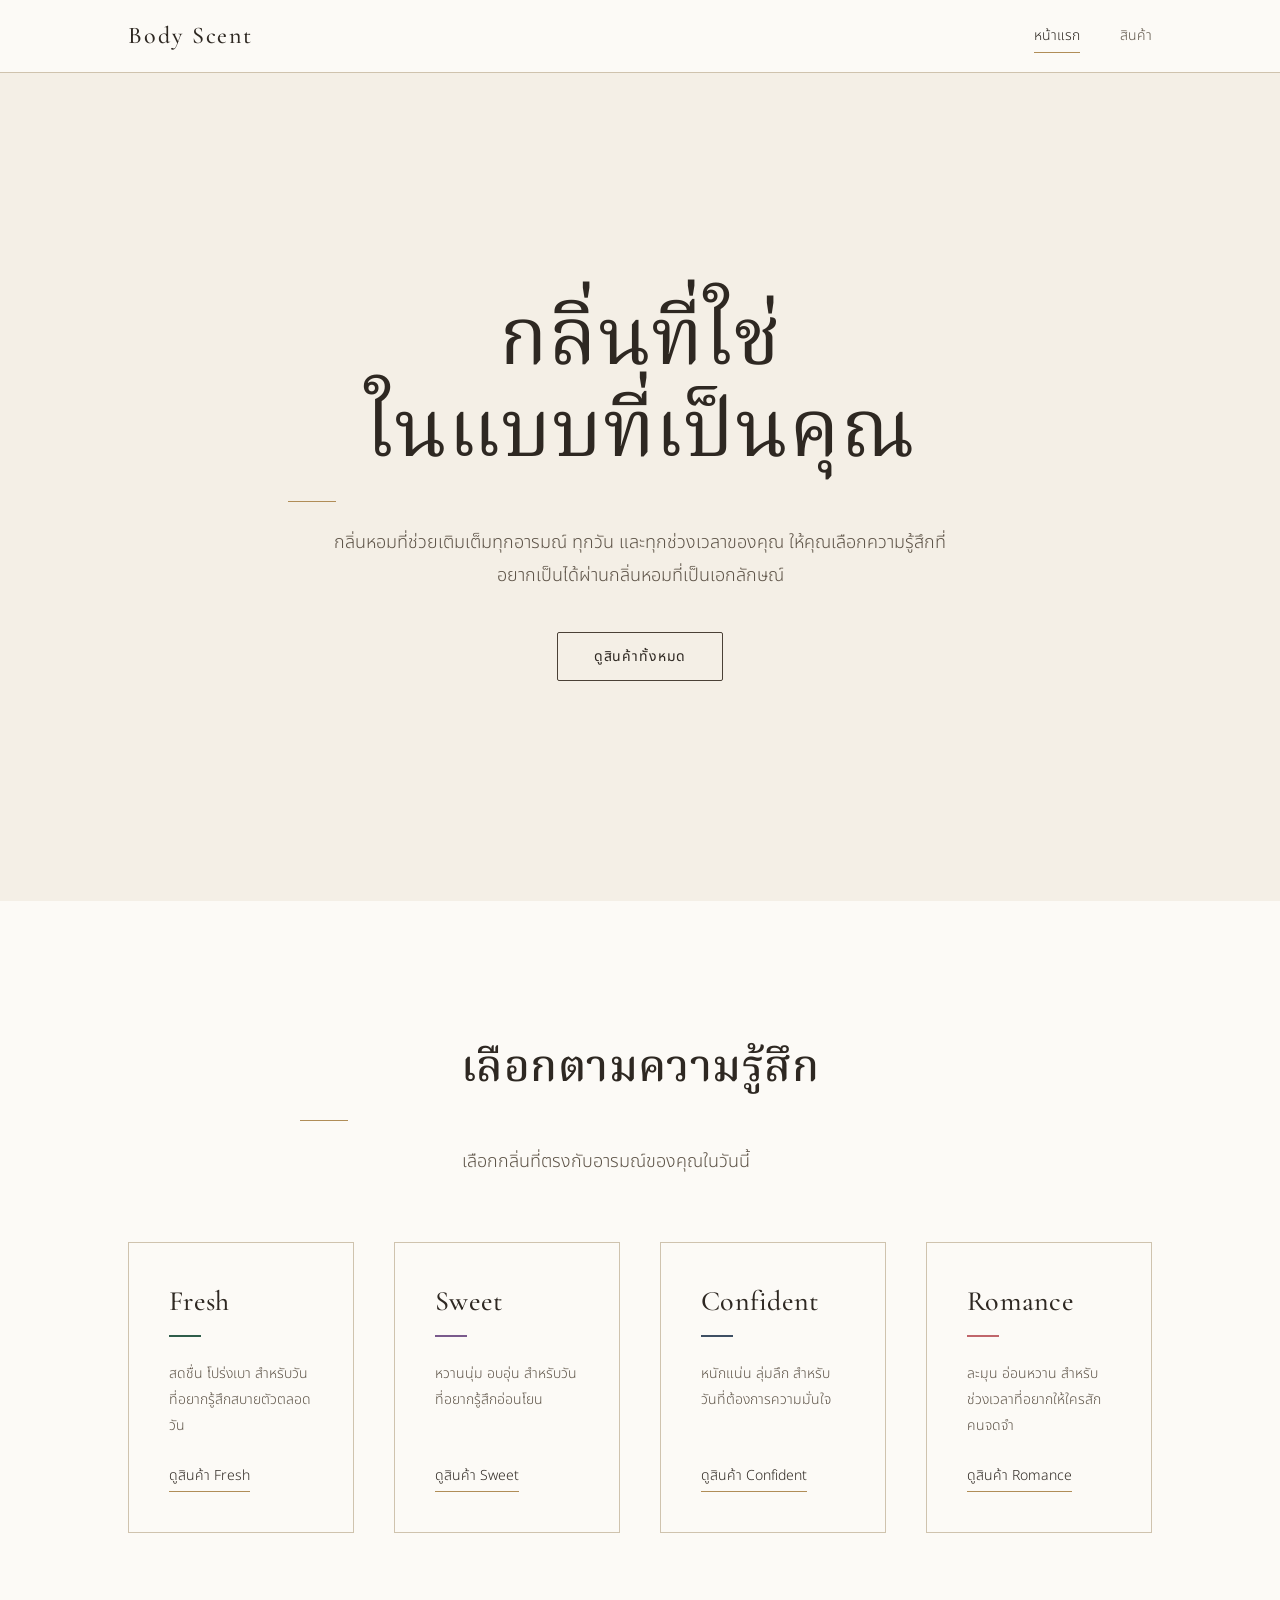
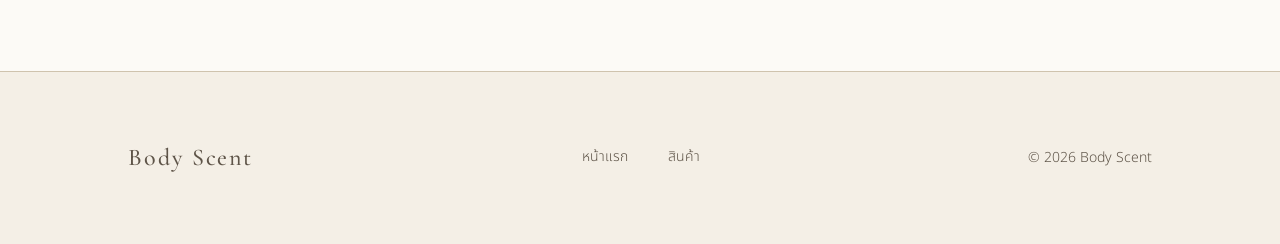
<file: index.html>
<!DOCTYPE html>
<html lang="th">
<head>
  <meta charset="UTF-8">
  <meta name="viewport" content="width=device-width, initial-scale=1">
  <title>Body Scent — กลิ่นที่ใช่ ในแบบที่เป็นคุณ</title>
  <meta name="description" content="Body Scent น้ำหอมฉีดตัวและโรลออน เลือกกลิ่นตามความรู้สึกที่อยากเป็น ได้ทั้ง Fresh, Sweet, Confident และ Romance">
  <link rel="stylesheet" href="style.css">
</head>
<body>

  <header class="site-header">
    <div class="container site-header__inner">
      <a href="index.html" class="logo">Body Scent</a>
      <nav class="nav" aria-label="เมนูหลัก">
        <a href="index.html" aria-current="page">หน้าแรก</a>
        <a href="product.html">สินค้า</a>
      </nav>
    </div>
  </header>

  <main>

    <!-- Hero -->
    <section class="hero hero--center hero--full">
      <div class="container">
        <div class="hero__inner">
          <h1>กลิ่นที่ใช่<br>ในแบบที่เป็นคุณ</h1>
          <span class="rule"></span>
          <p class="lead">กลิ่นหอมที่ช่วยเติมเต็มทุกอารมณ์ ทุกวัน และทุกช่วงเวลาของคุณ ให้คุณเลือกความรู้สึกที่อยากเป็นได้ผ่านกลิ่นหอมที่เป็นเอกลักษณ์</p>
          <div class="hero__actions">
            <a href="product.html" class="btn">ดูสินค้าทั้งหมด</a>
          </div>
        </div>
      </div>
    </section>

    <!-- 4 Mood -->
    <section class="section" id="moods">
      <div class="container">
        <div class="section__head">
          <h2>เลือกตามความรู้สึก</h2>
          <span class="rule"></span>
          <p class="lead">เลือกกลิ่นที่ตรงกับอารมณ์ของคุณในวันนี้</p>
        </div>

        <div class="grid grid--4">

          <a href="product.html?mood=fresh" class="mood-card mood-card--link" data-mood="fresh">
            <h3>Fresh</h3>
            <span class="mood-rule"></span>
            <p>สดชื่น โปร่งเบา สำหรับวันที่อยากรู้สึกสบายตัวตลอดวัน</p>
            <span class="link">ดูสินค้า Fresh</span>
          </a>

          <a href="product.html?mood=sweet" class="mood-card mood-card--link" data-mood="sweet">
            <h3>Sweet</h3>
            <span class="mood-rule"></span>
            <p>หวานนุ่ม อบอุ่น สำหรับวันที่อยากรู้สึกอ่อนโยน</p>
            <span class="link">ดูสินค้า Sweet</span>
          </a>

          <a href="product.html?mood=confident" class="mood-card mood-card--link" data-mood="confident">
            <h3>Confident</h3>
            <span class="mood-rule"></span>
            <p>หนักแน่น ลุ่มลึก สำหรับวันที่ต้องการความมั่นใจ</p>
            <span class="link">ดูสินค้า Confident</span>
          </a>

          <a href="product.html?mood=romance" class="mood-card mood-card--link" data-mood="romance">
            <h3>Romance</h3>
            <span class="mood-rule"></span>
            <p>ละมุน อ่อนหวาน สำหรับช่วงเวลาที่อยากให้ใครสักคนจดจำ</p>
            <span class="link">ดูสินค้า Romance</span>
          </a>

        </div>
      </div>
    </section>

  </main>

  <footer class="site-footer">
    <div class="container site-footer__inner">
      <span class="logo">Body Scent</span>
      <nav class="nav" aria-label="เมนูท้ายหน้า">
        <a href="index.html">หน้าแรก</a>
        <a href="product.html">สินค้า</a>
      </nav>
      <span>© 2026 Body Scent</span>
    </div>
  </footer>

  <script src="script.js"></script>
</body>
</html>
</file>
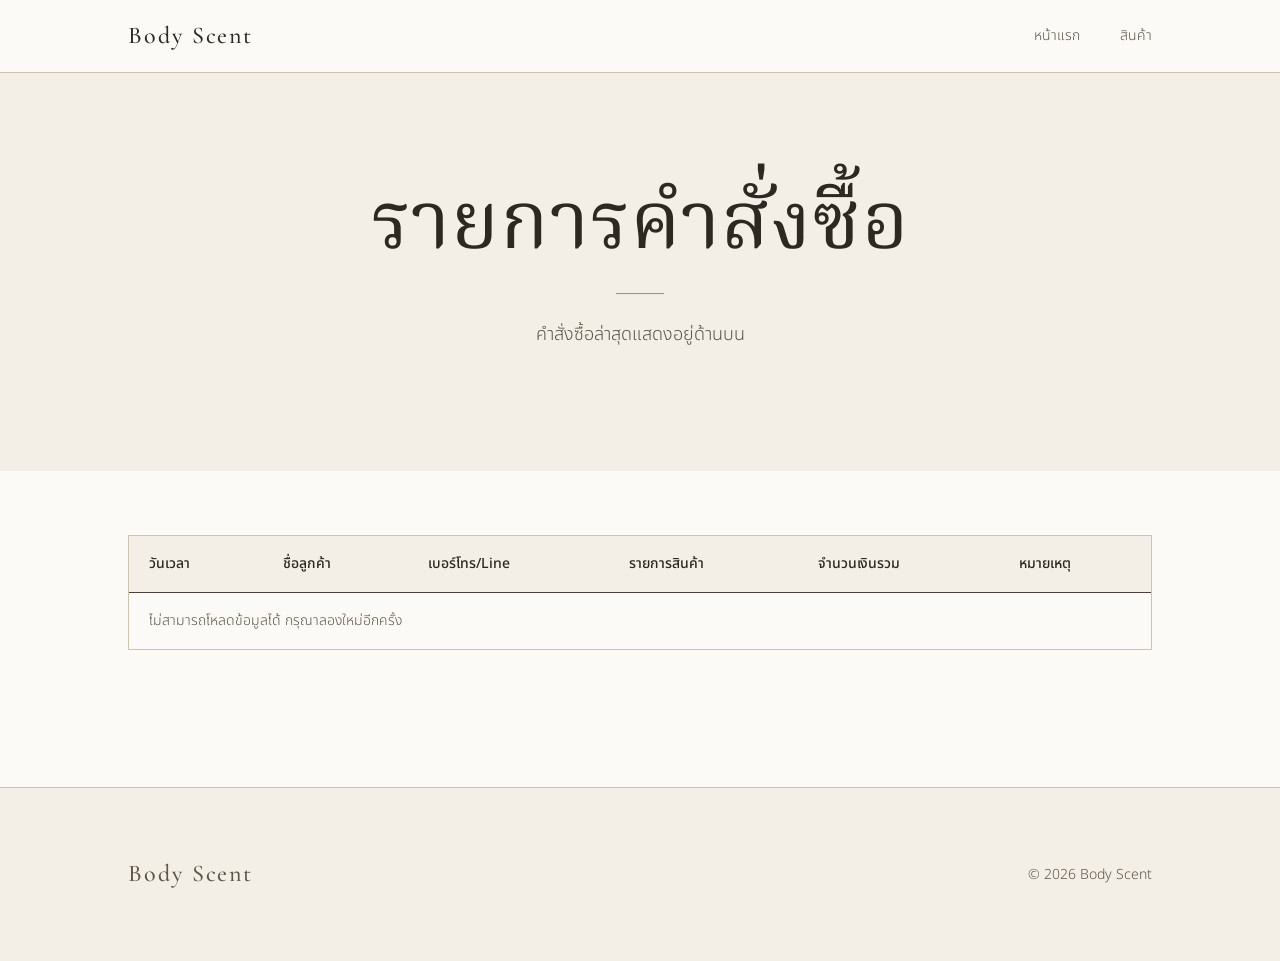
<file: admin.html>
<!DOCTYPE html>
<html lang="th">
<head>
  <meta charset="UTF-8">
  <meta name="viewport" content="width=device-width, initial-scale=1">
  <title>รายการคำสั่งซื้อ — Body Scent</title>
  <meta name="robots" content="noindex, nofollow">
  <link rel="stylesheet" href="style.css">
</head>
<body>

  <header class="site-header">
    <div class="container site-header__inner">
      <a href="index.html" class="logo">Body Scent</a>
      <nav class="nav" aria-label="เมนูหลัก">
        <a href="index.html">หน้าแรก</a>
        <a href="product.html">สินค้า</a>
      </nav>
    </div>
  </header>

  <main>

    <section class="page-head">
      <div class="container">
        <h1>รายการคำสั่งซื้อ</h1>
        <span class="rule"></span>
        <p class="lead">คำสั่งซื้อล่าสุดแสดงอยู่ด้านบน</p>
      </div>
    </section>

    <section class="section section--tight-top">
      <div class="container">
        <div class="table-wrap">
          <table id="ordersTable" class="table">
            <thead>
              <tr>
                <th scope="col">วันเวลา</th>
                <th scope="col">ชื่อลูกค้า</th>
                <th scope="col">เบอร์โทร/Line</th>
                <th scope="col">รายการสินค้า</th>
                <th scope="col">จำนวนเงินรวม</th>
                <th scope="col">หมายเหตุ</th>
              </tr>
            </thead>
            <tbody></tbody>
          </table>
        </div>
      </div>
    </section>

  </main>

  <footer class="site-footer">
    <div class="container site-footer__inner">
      <span class="logo">Body Scent</span>
      <span>© 2026 Body Scent</span>
    </div>
  </footer>

  <script src="script.js"></script>
</body>
</html>
</file>
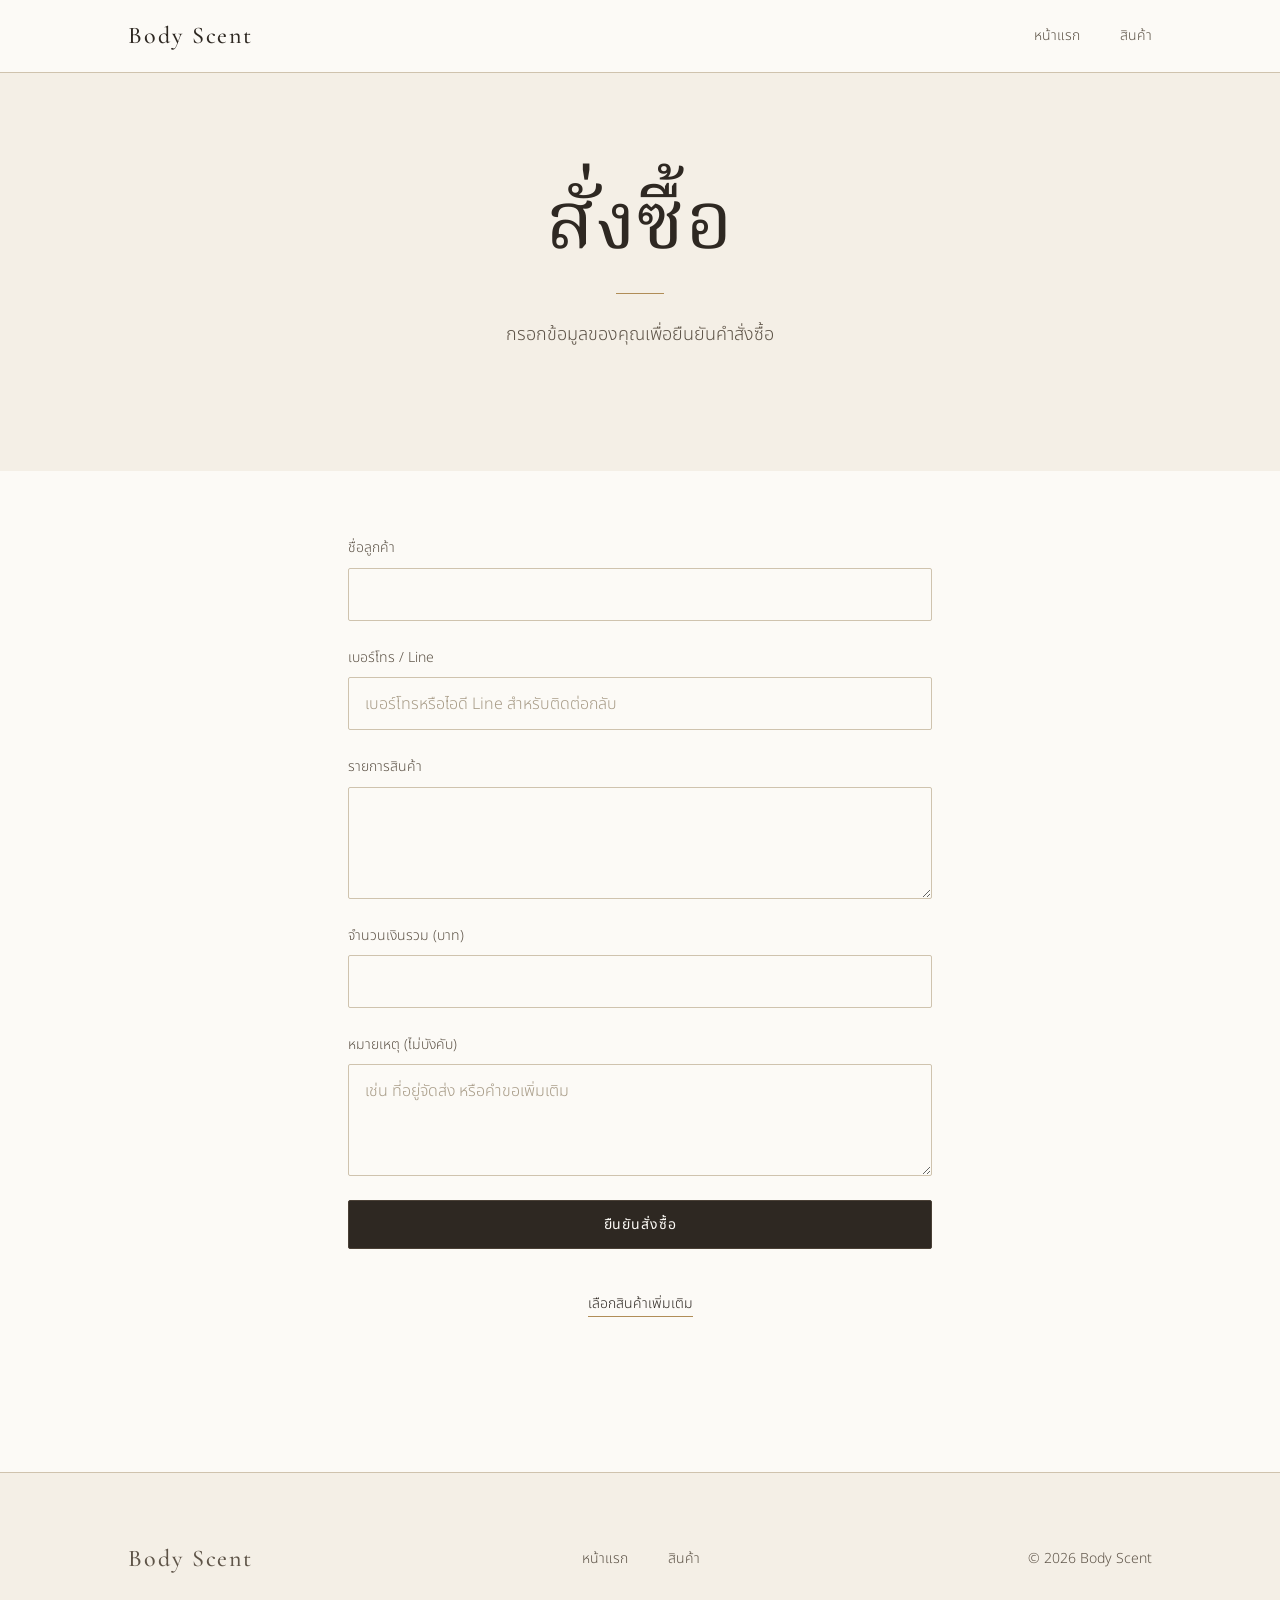
<file: order.html>
<!DOCTYPE html>
<html lang="th">
<head>
  <meta charset="UTF-8">
  <meta name="viewport" content="width=device-width, initial-scale=1">
  <title>สั่งซื้อ — Body Scent</title>
  <meta name="description" content="กรอกข้อมูลเพื่อยืนยันคำสั่งซื้อสินค้า Body Scent">
  <link rel="stylesheet" href="style.css">
</head>
<body>

  <header class="site-header">
    <div class="container site-header__inner">
      <a href="index.html" class="logo">Body Scent</a>
      <nav class="nav" aria-label="เมนูหลัก">
        <a href="index.html">หน้าแรก</a>
        <a href="product.html">สินค้า</a>
      </nav>
    </div>
  </header>

  <main>

    <section class="page-head">
      <div class="container">
        <h1>สั่งซื้อ</h1>
        <span class="rule"></span>
        <p class="lead">กรอกข้อมูลของคุณเพื่อยืนยันคำสั่งซื้อ</p>
      </div>
    </section>

    <section class="section section--tight-top">
      <div class="container container--narrow">

        <form id="orderForm" class="form">

          <div class="field">
            <label for="customerName">ชื่อลูกค้า</label>
            <input type="text" id="customerName" name="customerName" autocomplete="name" required>
          </div>

          <div class="field">
            <label for="contact">เบอร์โทร / Line</label>
            <input type="text" id="contact" name="contact" placeholder="เบอร์โทรหรือไอดี Line สำหรับติดต่อกลับ" required>
          </div>

          <div class="field">
            <label for="items">รายการสินค้า</label>
            <textarea id="items" name="items" rows="3" required></textarea>
          </div>

          <div class="field">
            <label for="total">จำนวนเงินรวม (บาท)</label>
            <input type="number" id="total" name="total" min="0" step="any" inputmode="decimal" required>
          </div>

          <div class="field">
            <label for="note">หมายเหตุ (ไม่บังคับ)</label>
            <textarea id="note" name="note" rows="3" placeholder="เช่น ที่อยู่จัดส่ง หรือคำขอเพิ่มเติม"></textarea>
          </div>

          <button type="submit" class="btn btn--solid btn--block">ยืนยันสั่งซื้อ</button>

        </form>

        <p class="text-center" style="margin-top: var(--space-4);">
          <a href="product.html" class="link">เลือกสินค้าเพิ่มเติม</a>
        </p>

      </div>
    </section>

  </main>

  <footer class="site-footer">
    <div class="container site-footer__inner">
      <span class="logo">Body Scent</span>
      <nav class="nav" aria-label="เมนูท้ายหน้า">
        <a href="index.html">หน้าแรก</a>
        <a href="product.html">สินค้า</a>
      </nav>
      <span>© 2026 Body Scent</span>
    </div>
  </footer>

  <script src="script.js"></script>
</body>
</html>
</file>
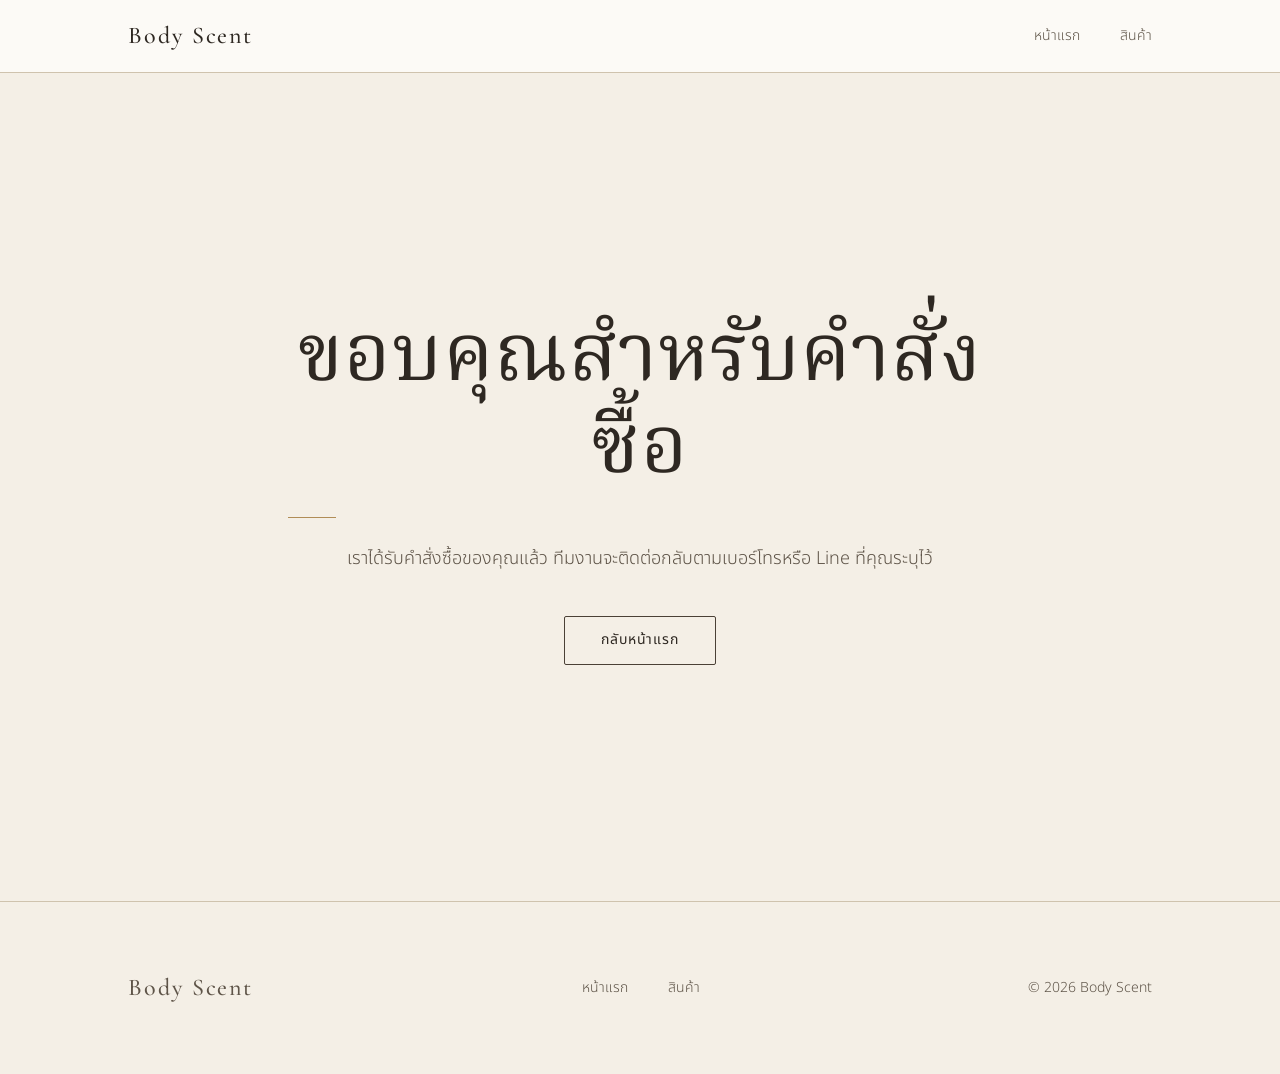
<file: thankyou.html>
<!DOCTYPE html>
<html lang="th">
<head>
  <meta charset="UTF-8">
  <meta name="viewport" content="width=device-width, initial-scale=1">
  <title>ขอบคุณ — Body Scent</title>
  <meta name="robots" content="noindex">
  <link rel="stylesheet" href="style.css">
</head>
<body>

  <header class="site-header">
    <div class="container site-header__inner">
      <a href="index.html" class="logo">Body Scent</a>
      <nav class="nav" aria-label="เมนูหลัก">
        <a href="index.html">หน้าแรก</a>
        <a href="product.html">สินค้า</a>
      </nav>
    </div>
  </header>

  <main>
    <section class="hero hero--center hero--full">
      <div class="container">
        <div class="hero__inner">
          <h1>ขอบคุณสำหรับคำสั่งซื้อ</h1>
          <span class="rule"></span>
          <p class="lead">เราได้รับคำสั่งซื้อของคุณแล้ว ทีมงานจะติดต่อกลับตามเบอร์โทรหรือ Line ที่คุณระบุไว้</p>
          <div class="hero__actions">
            <a href="index.html" class="btn">กลับหน้าแรก</a>
          </div>
        </div>
      </div>
    </section>
  </main>

  <footer class="site-footer">
    <div class="container site-footer__inner">
      <span class="logo">Body Scent</span>
      <nav class="nav" aria-label="เมนูท้ายหน้า">
        <a href="index.html">หน้าแรก</a>
        <a href="product.html">สินค้า</a>
      </nav>
      <span>© 2026 Body Scent</span>
    </div>
  </footer>

</body>
</html>
</file>
<file: style.css>
/* ==========================================================================
   Body Scent — Theme
   พรีเมียม เรียบหรู มินิมอล | ขาว-ครีม-เบจเข้ม | accent ทอง/บรอนซ์อ่อน
   ========================================================================== */

@import url("https://fonts.googleapis.com/css2?family=Cormorant+Garamond:wght@400;500;600&family=Noto+Sans+Thai:wght@300;400;500&family=Noto+Serif+Thai:wght@300;400;500&display=swap");

/* --------------------------------------------------------------------------
   1. Design tokens
   -------------------------------------------------------------------------- */
:root {
  /* พื้นหลัง: ขาว → ครีม → เบจ */
  --color-ivory: #fcfaf6;
  --color-cream: #f4efe6;
  --color-sand: #e6dcc9;
  --color-beige-deep: #8c7b62;

  /* ตัวอักษรและเส้น (น้ำตาลเข้มนุ่ม ไม่ใช้ดำสนิท) */
  --color-ink: #2e2822;
  --color-ink-soft: #5e5448;
  --color-line: #cfc3ae;
  --color-line-strong: #4a4036;

  /* accent: ทอง/บรอนซ์อ่อน */
  --color-accent: #b08d57;
  --color-accent-text: #7d6234; /* ใช้กับตัวอักษร ให้อ่านชัดบนพื้นอ่อน */

  /* สีประจำ mood — ใช้เป็นจุดเล็กๆ เท่านั้น */
  --mood-fresh: #2f5d4a;
  --mood-sweet: #7a5a8c;
  --mood-confident: #3e4f63;
  --mood-romance: #c0666b;
  --mood: var(--color-accent); /* ค่าเริ่มต้น ถูก override ด้วย data-mood */

  /* ฟอนต์ */
  --font-serif: "Cormorant Garamond", "Noto Serif Thai", Georgia, "Times New Roman", serif;
  --font-sans: "Noto Sans Thai", "Sarabun", system-ui, -apple-system, "Segoe UI", sans-serif;

  /* ขนาดตัวอักษร */
  --text-sm: 0.875rem;
  --text-base: 1rem;
  --text-lg: 1.125rem;
  --text-xl: clamp(1.4rem, 1.1rem + 1vw, 1.75rem);
  --text-2xl: clamp(1.9rem, 1.3rem + 2vw, 2.75rem);
  --text-hero: clamp(2.5rem, 1.5rem + 4.5vw, 5rem);

  /* ระยะห่าง (เว้นเยอะ ให้โปร่ง) */
  --space-1: 0.5rem;
  --space-2: 1rem;
  --space-3: 1.5rem;
  --space-4: 2.5rem;
  --space-5: 4rem;
  --space-6: 6rem;
  --space-7: 9rem;
  --section-y: clamp(4.5rem, 3rem + 7vw, 9rem);

  /* โครงสร้าง */
  --container: 1120px;
  --container-narrow: 680px;
  --gutter: clamp(1.25rem, 4vw, 3rem);
  --radius: 2px;
  --border: 1px solid var(--color-line);
  --border-strong: 1px solid var(--color-line-strong);
  --transition: 0.25s ease;
}

[data-mood="fresh"] { --mood: var(--mood-fresh); }
[data-mood="sweet"] { --mood: var(--mood-sweet); }
[data-mood="confident"] { --mood: var(--mood-confident); }
[data-mood="romance"] { --mood: var(--mood-romance); }

/* --------------------------------------------------------------------------
   2. Reset & base
   -------------------------------------------------------------------------- */
*,
*::before,
*::after {
  box-sizing: border-box;
}

html {
  scroll-behavior: smooth;
  -webkit-text-size-adjust: 100%;
}

body {
  margin: 0;
  background: var(--color-ivory);
  color: var(--color-ink);
  font-family: var(--font-sans);
  font-size: var(--text-base);
  font-weight: 300;
  line-height: 1.85;
  -webkit-font-smoothing: antialiased;
}

img {
  display: block;
  max-width: 100%;
  height: auto;
}

a {
  color: inherit;
  text-decoration: none;
}

p {
  margin: 0 0 var(--space-2);
}

:focus-visible {
  outline: 1px solid var(--color-accent-text);
  outline-offset: 4px;
}

::selection {
  background: var(--color-sand);
}

/* --------------------------------------------------------------------------
   3. Typography
   -------------------------------------------------------------------------- */
h1,
h2,
h3,
h4 {
  margin: 0 0 var(--space-2);
  font-family: var(--font-serif);
  font-weight: 500;
  line-height: 1.3;
  letter-spacing: 0.01em;
  color: var(--color-ink);
}

h1 { font-size: var(--text-hero); line-height: 1.15; font-weight: 400; }
h2 { font-size: var(--text-2xl); }
h3 { font-size: var(--text-xl); }
h4 { font-size: var(--text-lg); }

.lead {
  max-width: 34em;
  font-size: var(--text-lg);
  color: var(--color-ink-soft);
}

.text-muted { color: var(--color-ink-soft); }
.text-accent { color: var(--color-accent-text); }
.text-center { text-align: center; }

/* เส้นสั้นสีทองใต้หัวข้อ */
.rule {
  display: block;
  width: 3rem;
  height: 1px;
  margin: var(--space-3) 0;
  border: 0;
  background: var(--color-accent);
}
.text-center .rule,
.rule--center {
  margin-left: auto;
  margin-right: auto;
}

/* จุดสี mood ขนาดเล็ก (ใช้ใต้หัวข้อ, ข้างชื่อ, ไอคอน) */
.mood-dot {
  display: inline-block;
  width: 0.5rem;
  height: 0.5rem;
  border-radius: 50%;
  background: var(--mood);
  vertical-align: middle;
}

/* เส้นสั้นใต้หัวข้อที่ใช้สี mood */
.mood-rule {
  display: block;
  width: 2rem;
  height: 2px;
  margin: var(--space-2) 0;
  border: 0;
  background: var(--mood);
}

/* --------------------------------------------------------------------------
   4. Layout
   -------------------------------------------------------------------------- */
.container {
  width: 100%;
  max-width: var(--container);
  margin: 0 auto;
  padding-left: var(--gutter);
  padding-right: var(--gutter);
}

.container--narrow {
  max-width: var(--container-narrow);
}

.section {
  padding-top: var(--section-y);
  padding-bottom: var(--section-y);
}

.section--cream { background: var(--color-cream); }
.section--sand { background: var(--color-sand); }

.section__head {
  max-width: var(--container-narrow);
  margin: 0 auto var(--space-5);
  text-align: center;
}

.grid {
  display: grid;
  gap: var(--space-4);
}

.grid--2 { grid-template-columns: repeat(2, 1fr); }
.grid--3 { grid-template-columns: repeat(3, 1fr); }
.grid--4 { grid-template-columns: repeat(4, 1fr); }

/* --------------------------------------------------------------------------
   5. Header & navigation
   -------------------------------------------------------------------------- */
.site-header {
  position: sticky;
  top: 0;
  z-index: 50;
  background: rgba(252, 250, 246, 0.92);
  backdrop-filter: blur(8px);
  border-bottom: var(--border);
}

.site-header__inner {
  display: flex;
  align-items: center;
  justify-content: space-between;
  gap: var(--space-3);
  min-height: 4.5rem;
}

.logo {
  font-family: var(--font-serif);
  font-size: 1.5rem;
  font-weight: 500;
  letter-spacing: 0.08em;
}

.nav {
  display: flex;
  align-items: center;
  gap: var(--space-4);
  font-size: var(--text-sm);
}

.nav a {
  padding: 0.25rem 0;
  border-bottom: 1px solid transparent;
  color: var(--color-ink-soft);
  transition: color var(--transition), border-color var(--transition);
}

.nav a:hover,
.nav a[aria-current="page"] {
  color: var(--color-ink);
  border-color: var(--color-accent);
}

/* --------------------------------------------------------------------------
   6. Hero
   -------------------------------------------------------------------------- */
.hero {
  padding-top: var(--section-y);
  padding-bottom: var(--section-y);
  background: var(--color-cream);
}

.hero__inner {
  max-width: 44rem;
}

.hero--center .hero__inner {
  margin: 0 auto;
  text-align: center;
}

.hero--center .lead {
  margin-left: auto;
  margin-right: auto;
}

.hero__actions {
  display: flex;
  flex-wrap: wrap;
  gap: var(--space-2);
  margin-top: var(--space-4);
}

.hero--center .hero__actions {
  justify-content: center;
}

/* --------------------------------------------------------------------------
   7. Buttons
   -------------------------------------------------------------------------- */
.btn {
  display: inline-flex;
  align-items: center;
  justify-content: center;
  gap: 0.5rem;
  padding: 0.85rem 2.25rem;
  border: var(--border-strong);
  border-radius: var(--radius);
  background: transparent;
  color: var(--color-ink);
  font-family: var(--font-sans);
  font-size: var(--text-sm);
  font-weight: 400;
  letter-spacing: 0.06em;
  line-height: 1.4;
  cursor: pointer;
  transition: background var(--transition), color var(--transition), border-color var(--transition);
}

.btn:hover {
  background: var(--color-ink);
  color: var(--color-ivory);
}

.btn--solid {
  background: var(--color-ink);
  color: var(--color-ivory);
}

.btn--solid:hover {
  background: transparent;
  color: var(--color-ink);
}

.btn--block { width: 100%; }

.btn--small {
  padding: 0.55rem 1.4rem;
  letter-spacing: 0.04em;
}

.btn:disabled {
  opacity: 0.45;
  cursor: not-allowed;
}

/* ลิงก์ตัวอักษรขีดเส้นใต้สีทอง */
.link {
  padding-bottom: 2px;
  border-bottom: 1px solid var(--color-accent);
  font-size: var(--text-sm);
  transition: color var(--transition);
}
.link:hover { color: var(--color-accent-text); }

/* --------------------------------------------------------------------------
   8. Filter (เลือกตาม mood / ประเภท)
   -------------------------------------------------------------------------- */
.filters {
  display: flex;
  flex-wrap: wrap;
  justify-content: center;
  gap: var(--space-1) var(--space-2);
  margin-bottom: var(--space-5);
}

.filter {
  display: inline-flex;
  align-items: center;
  gap: 0.6rem;
  padding: 0.5rem 1.25rem;
  border: var(--border);
  border-radius: var(--radius);
  background: transparent;
  color: var(--color-ink-soft);
  font-family: var(--font-sans);
  font-size: var(--text-sm);
  cursor: pointer;
  transition: border-color var(--transition), color var(--transition), background var(--transition);
}

.filter:hover {
  border-color: var(--color-line-strong);
  color: var(--color-ink);
}

.filter.is-active,
.filter[aria-pressed="true"] {
  border-color: var(--color-line-strong);
  background: var(--color-ink);
  color: var(--color-ivory);
}

/* --------------------------------------------------------------------------
   9. Product card
   พื้นหลังการ์ดเป็นขาว/ครีมเสมอ สี mood แตะแค่จุดเล็กๆ
   -------------------------------------------------------------------------- */
.product-grid {
  display: grid;
  grid-template-columns: repeat(auto-fill, minmax(240px, 1fr));
  gap: var(--space-5) var(--space-4);
}

.product-card {
  display: flex;
  flex-direction: column;
  background: transparent;
}

.product-card__media {
  position: relative;
  aspect-ratio: 4 / 5;
  overflow: hidden;
  background: var(--color-cream);
  border: var(--border);
}

.product-card__media img {
  width: 100%;
  height: 100%;
  object-fit: cover;
}

.product-card__body {
  display: flex;
  flex: 1;
  flex-direction: column;
  padding: var(--space-3) 0 0;
}

.product-card__mood {
  display: flex;
  align-items: center;
  gap: 0.6rem;
  margin-bottom: var(--space-1);
  font-size: var(--text-sm);
  color: var(--color-ink-soft);
}

.product-card__name {
  margin-bottom: 0.25rem;
  font-size: var(--text-lg);
  line-height: 1.5;
}

.product-card__meta {
  margin-bottom: var(--space-2);
  font-size: var(--text-sm);
  color: var(--color-beige-deep);
}

.product-card__desc {
  flex: 1;
  margin-bottom: var(--space-3);
  font-size: var(--text-sm);
  line-height: 1.8;
  color: var(--color-ink-soft);
}

.product-card__footer {
  display: flex;
  align-items: center;
  justify-content: space-between;
  gap: var(--space-2);
  padding-top: var(--space-2);
  border-top: var(--border);
}

.price {
  font-family: var(--font-serif);
  font-size: var(--text-xl);
  font-weight: 500;
  color: var(--color-ink);
}

.price small {
  margin-left: 0.2rem;
  font-family: var(--font-sans);
  font-size: var(--text-sm);
  font-weight: 300;
  color: var(--color-ink-soft);
}

/* --------------------------------------------------------------------------
   10. Mood block (ส่วนแนะนำกลิ่นแต่ละ mood)
   -------------------------------------------------------------------------- */
.mood-card {
  padding: var(--space-4);
  background: var(--color-ivory);
  border: var(--border);
}

.mood-card h3 {
  margin-bottom: 0;
}

.mood-card p {
  margin: 0;
  font-size: var(--text-sm);
  color: var(--color-ink-soft);
}

/* --------------------------------------------------------------------------
   11. Order form (ฟอร์มสั่งซื้อ)
   -------------------------------------------------------------------------- */
.form {
  display: grid;
  gap: var(--space-3);
}

.field {
  display: grid;
  gap: 0.4rem;
}

.field label {
  font-size: var(--text-sm);
  color: var(--color-ink-soft);
}

.field input,
.field select,
.field textarea {
  width: 100%;
  padding: 0.85rem 1rem;
  border: var(--border);
  border-radius: var(--radius);
  background: var(--color-ivory);
  color: var(--color-ink);
  font-family: var(--font-sans);
  font-size: var(--text-base);
  font-weight: 300;
  transition: border-color var(--transition);
}

.field textarea {
  min-height: 7rem;
  resize: vertical;
}

.field input:hover,
.field select:hover,
.field textarea:hover {
  border-color: var(--color-beige-deep);
}

.field input:focus,
.field select:focus,
.field textarea:focus {
  outline: none;
  border-color: var(--color-line-strong);
}

.field input::placeholder,
.field textarea::placeholder {
  color: #a89c88;
}

.form__status {
  min-height: 1.5rem;
  font-size: var(--text-sm);
  color: var(--color-accent-text);
}

.form__status.is-error {
  color: var(--mood-romance);
}

/* สรุปรายการสั่งซื้อ */
.summary {
  padding: var(--space-3);
  background: var(--color-cream);
  border: var(--border);
}

.summary__row {
  display: flex;
  justify-content: space-between;
  gap: var(--space-2);
  padding: 0.6rem 0;
  border-bottom: var(--border);
  font-size: var(--text-sm);
}

.summary__row:last-child { border-bottom: 0; }

.summary__total {
  font-family: var(--font-serif);
  font-size: var(--text-xl);
}

/* --------------------------------------------------------------------------
   12. Footer
   -------------------------------------------------------------------------- */
.site-footer {
  padding: var(--space-5) 0;
  border-top: var(--border);
  background: var(--color-cream);
  font-size: var(--text-sm);
  color: var(--color-ink-soft);
}

.site-footer__inner {
  display: flex;
  flex-wrap: wrap;
  align-items: center;
  justify-content: space-between;
  gap: var(--space-3);
}

.site-footer a:hover {
  color: var(--color-accent-text);
}

/* --------------------------------------------------------------------------
   13. Responsive
   -------------------------------------------------------------------------- */
@media (max-width: 960px) {
  .grid--4 { grid-template-columns: repeat(2, 1fr); }
  .grid--3 { grid-template-columns: repeat(2, 1fr); }
}

@media (max-width: 640px) {
  body { font-size: 0.9375rem; }

  .grid--2,
  .grid--3,
  .grid--4 { grid-template-columns: 1fr; }

  .product-grid {
    grid-template-columns: repeat(2, 1fr);
    gap: var(--space-4) var(--space-2);
  }

  .site-header__inner {
    flex-direction: column;
    justify-content: center;
    gap: var(--space-1);
    padding: var(--space-2) 0;
  }

  .nav { gap: var(--space-3); }

  .section__head { margin-bottom: var(--space-4); }

  .hero__actions { flex-direction: column; }
  .hero__actions .btn { width: 100%; }

  .product-card__footer {
    flex-direction: column;
    align-items: stretch;
  }

  .mood-card { padding: var(--space-3); }

  .site-footer__inner {
    flex-direction: column;
    text-align: center;
  }
}

@media (max-width: 380px) {
  .product-grid { grid-template-columns: 1fr; }
}

/* --------------------------------------------------------------------------
   14. Accessibility
   -------------------------------------------------------------------------- */
@media (prefers-reduced-motion: reduce) {
  html { scroll-behavior: auto; }

  *,
  *::before,
  *::after {
    transition-duration: 0.01ms !important;
    animation-duration: 0.01ms !important;
  }
}

/* --------------------------------------------------------------------------
   15. Page-level additions (index.html / product.html)
   -------------------------------------------------------------------------- */

/* Hero เต็มจอ (หักความสูง header) */
.hero--full {
  display: flex;
  align-items: center;
  min-height: calc(100vh - 4.5rem);
  min-height: calc(100svh - 4.5rem);
}

.hero--full h1 {
  margin-bottom: var(--space-3);
}

/* หัวข้อหน้าย่อย */
.page-head {
  padding: clamp(3.5rem, 2.5rem + 5vw, 6.5rem) 0;
  background: var(--color-cream);
  text-align: center;
}

.page-head .lead {
  margin-left: auto;
  margin-right: auto;
}

.page-head .rule {
  margin-left: auto;
  margin-right: auto;
}

/* ลดระยะบนของ section ที่ต่อจากหัวข้อหน้า */
.section--tight-top {
  padding-top: var(--space-5);
}

/* การ์ด mood ที่เป็นลิงก์ */
.mood-card--link {
  display: flex;
  flex-direction: column;
  height: 100%;
  transition: border-color var(--transition);
}

.mood-card--link:hover {
  border-color: var(--color-line-strong);
}

.mood-card--link .mood-rule {
  margin: var(--space-2) 0 var(--space-3);
}

.mood-card--link p {
  flex: 1;
  margin-bottom: var(--space-3);
}

.mood-card--link .link {
  align-self: flex-start;
}

@media (max-width: 640px) {
  .hero--full {
    min-height: calc(100vh - 6.5rem);
    min-height: calc(100svh - 6.5rem);
  }
}

/* --------------------------------------------------------------------------
   16. Table (admin.html)
   -------------------------------------------------------------------------- */
.table-wrap {
  overflow-x: auto;
  border: var(--border);
  background: var(--color-ivory);
}

.table {
  width: 100%;
  min-width: 720px;
  border-collapse: collapse;
  font-size: var(--text-sm);
}

.table th,
.table td {
  padding: 1rem 1.25rem;
  border-bottom: var(--border);
  text-align: left;
  vertical-align: top;
  line-height: 1.7;
}

.table thead th {
  background: var(--color-cream);
  border-bottom: var(--border-strong);
  font-weight: 500;
  color: var(--color-ink);
  white-space: nowrap;
}

.table tbody tr:last-child td {
  border-bottom: 0;
}

.table tbody tr:hover td {
  background: var(--color-cream);
}

.table td:first-child {
  white-space: nowrap;
  color: var(--color-ink-soft);
}
</file>
